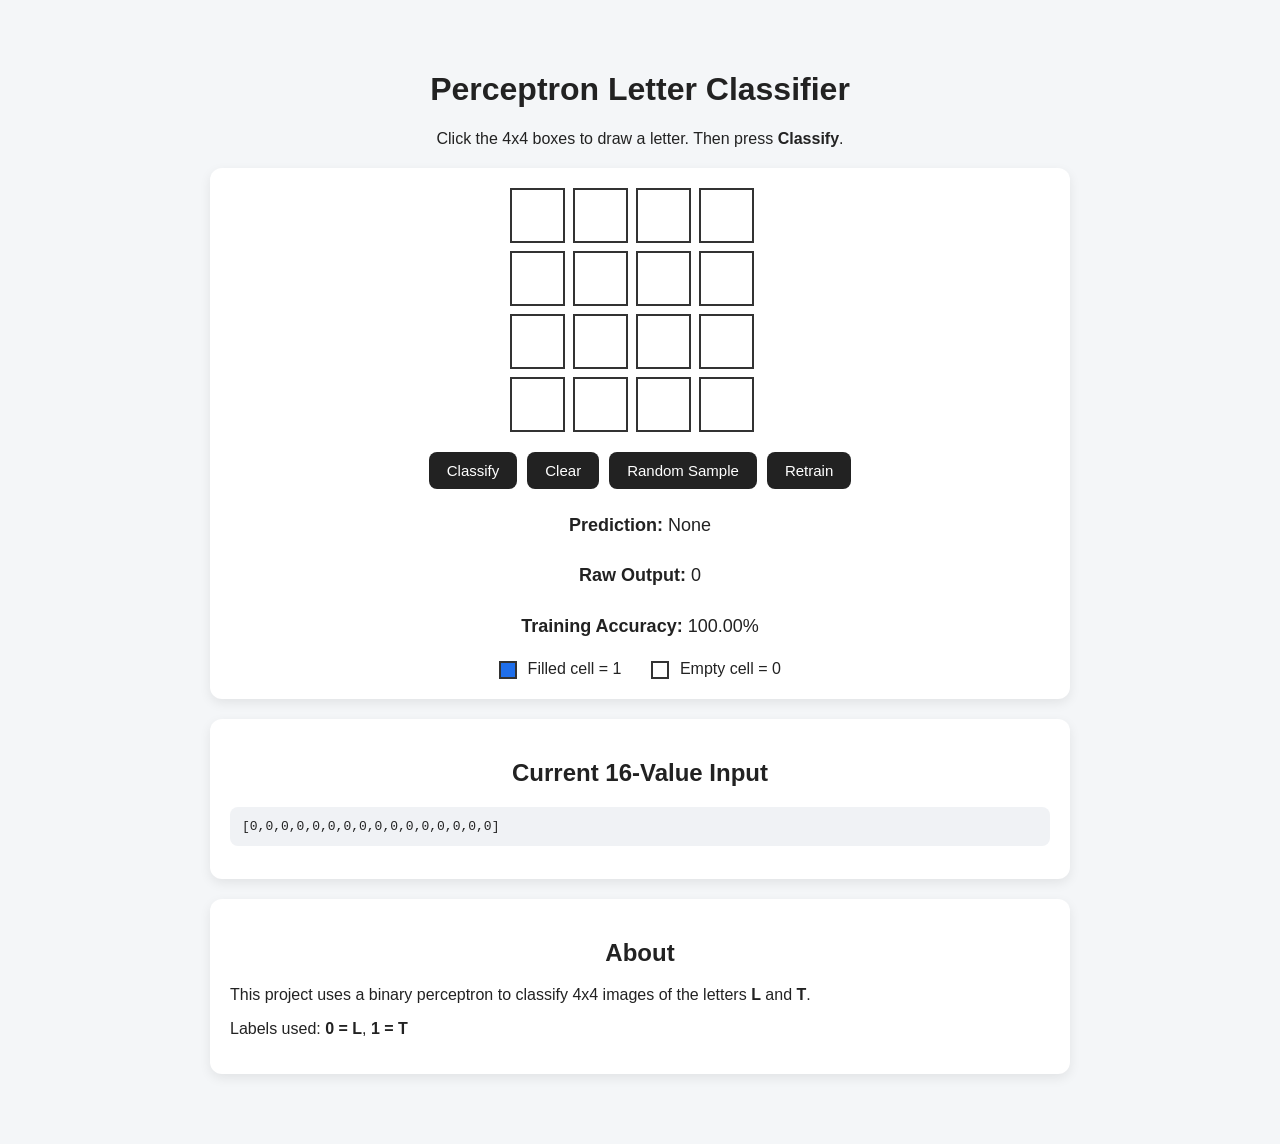
<file: Perceptron_HW/index.html>
<!DOCTYPE html>
<html lang="en">
<head>
  <meta charset="UTF-8" />
  <meta name="viewport" content="width=device-width, initial-scale=1.0" />
  <title>Perceptron L vs T Classifier</title>
  <link rel="stylesheet" href="styles.css" />
</head>
<body>
  <div class="container">
    <h1>Perceptron Letter Classifier</h1>
    <p class="subtitle">
      Click the 4x4 boxes to draw a letter. Then press <strong>Classify</strong>.
    </p>

    <div class="card">
      <div id="grid" class="grid"></div>

      <div class="buttons">
        <button id="classifyBtn">Classify</button>
        <button id="clearBtn">Clear</button>
        <button id="randomBtn">Random Sample</button>
        <button id="trainBtn">Retrain</button>
      </div>

      <div class="result-area">
        <p><strong>Prediction:</strong> <span id="prediction">None</span></p>
        <p><strong>Raw Output:</strong> <span id="rawOutput">0</span></p>
        <p><strong>Training Accuracy:</strong> <span id="accuracy">0%</span></p>
      </div>

      <div class="legend">
        <div><span class="legend-box on"></span> Filled cell = 1</div>
        <div><span class="legend-box off"></span> Empty cell = 0</div>
      </div>
    </div>

    <div class="card">
      <h2>Current 16-Value Input</h2>
      <pre id="vectorDisplay">[0,0,0,0,0,0,0,0,0,0,0,0,0,0,0,0]</pre>
    </div>

    <div class="card">
      <h2>About</h2>
      <p>
        This project uses a binary perceptron to classify 4x4 images of the
        letters <strong>L</strong> and <strong>T</strong>.
      </p>
      <p>
        Labels used:
        <strong>0 = L</strong>,
        <strong>1 = T</strong>
      </p>
    </div>
  </div>

  <script src="app.js"></script>
</body>
</html>
</file>
<file: Perceptron_HW/styles.css>
* {
  box-sizing: border-box;
}

body {
  margin: 0;
  font-family: Arial, Helvetica, sans-serif;
  background: #f4f6f8;
  color: #222;
}

.container {
  max-width: 900px;
  margin: 30px auto;
  padding: 20px;
}

h1, h2 {
  text-align: center;
}

.subtitle {
  text-align: center;
  margin-bottom: 20px;
}

.card {
  background: white;
  border-radius: 12px;
  padding: 20px;
  margin-bottom: 20px;
  box-shadow: 0 4px 12px rgba(0,0,0,0.08);
}

.grid {
  width: 260px;
  margin: 0 auto 20px auto;
  display: grid;
  grid-template-columns: repeat(4, 55px);
  grid-template-rows: repeat(4, 55px);
  gap: 8px;
}

.cell {
  width: 55px;
  height: 55px;
  border: 2px solid #333;
  background: #fff;
  cursor: pointer;
  transition: 0.15s ease;
}

.cell.active {
  background: #1f6feb;
}

.buttons {
  display: flex;
  justify-content: center;
  flex-wrap: wrap;
  gap: 10px;
  margin-bottom: 20px;
}

button {
  padding: 10px 18px;
  border: none;
  border-radius: 8px;
  background: #222;
  color: white;
  cursor: pointer;
  font-size: 15px;
}

button:hover {
  opacity: 0.9;
}

.result-area {
  text-align: center;
  font-size: 18px;
  line-height: 1.8;
}

.legend {
  display: flex;
  justify-content: center;
  gap: 30px;
  margin-top: 15px;
  flex-wrap: wrap;
}

.legend-box {
  display: inline-block;
  width: 18px;
  height: 18px;
  border: 2px solid #333;
  margin-right: 6px;
  vertical-align: middle;
}

.legend-box.on {
  background: #1f6feb;
}

.legend-box.off {
  background: white;
}

pre {
  background: #f0f2f5;
  padding: 12px;
  border-radius: 8px;
  overflow-x: auto;
}
</file>
